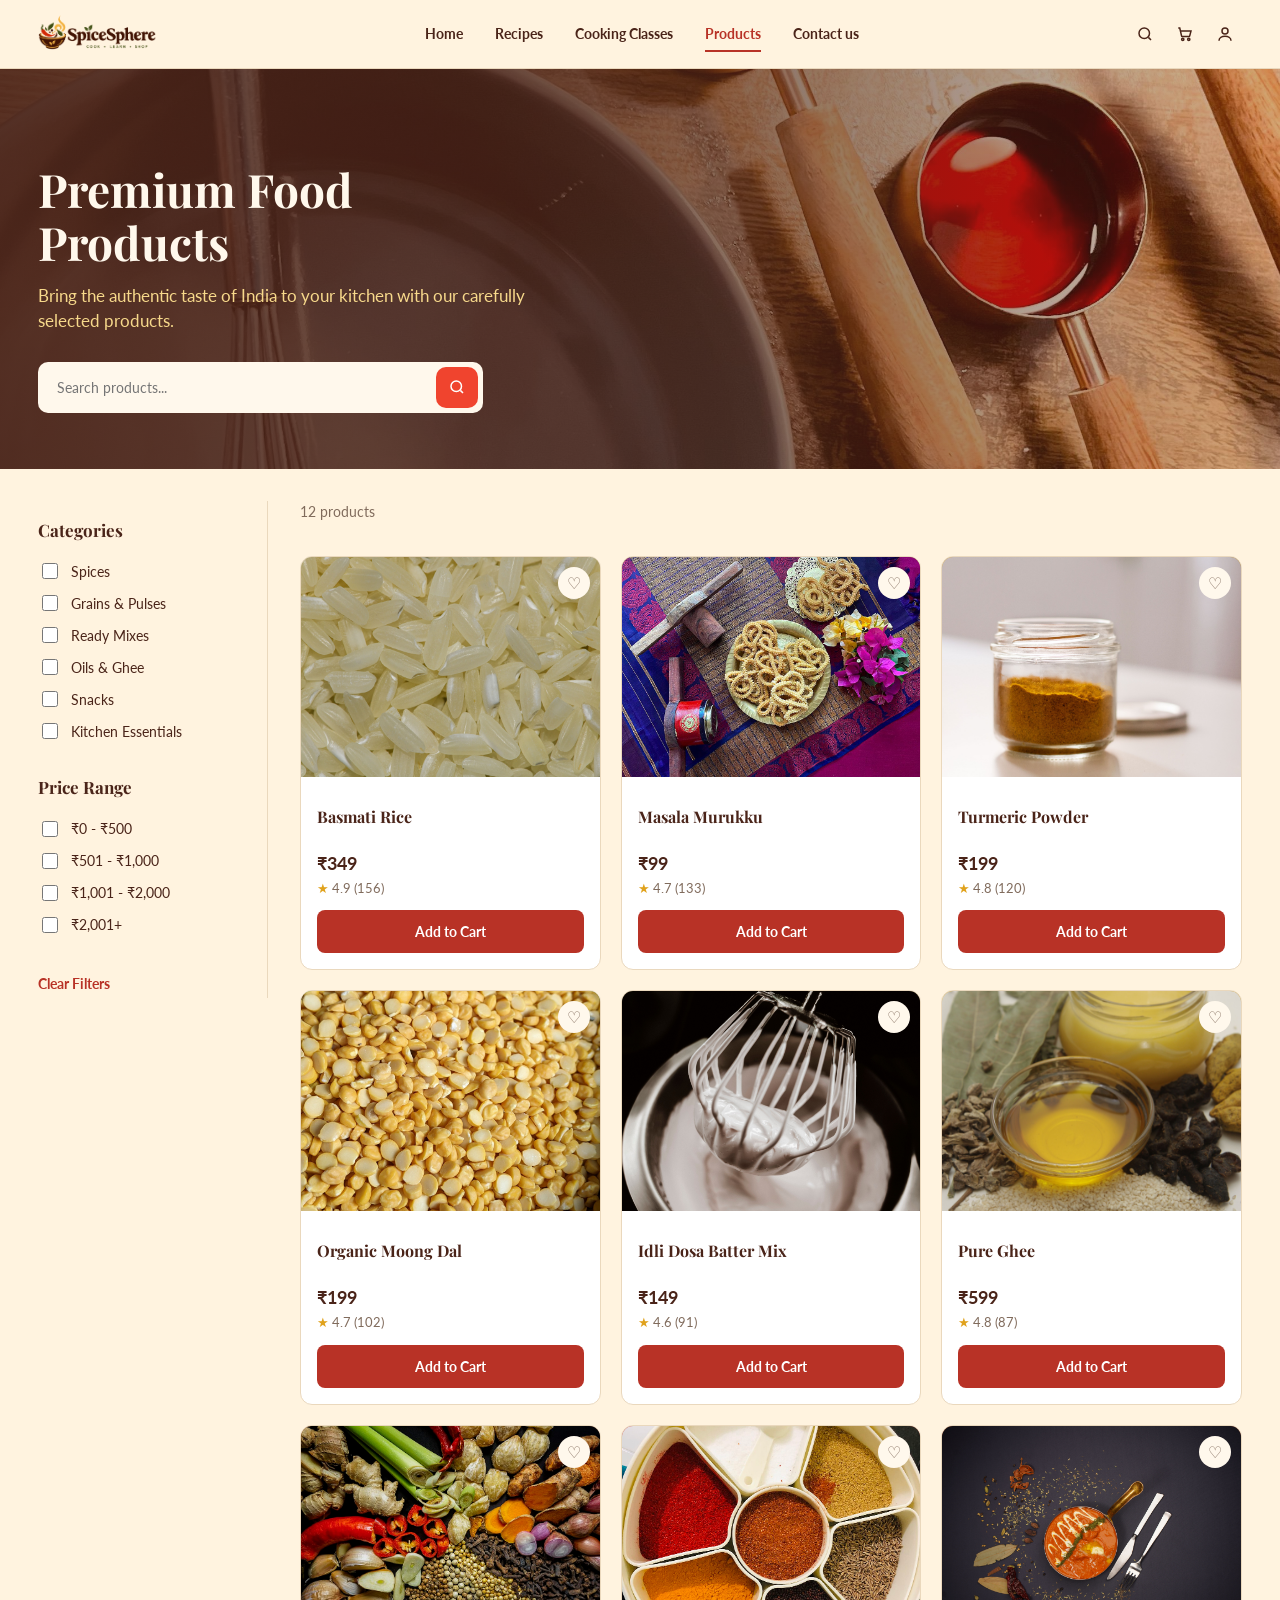
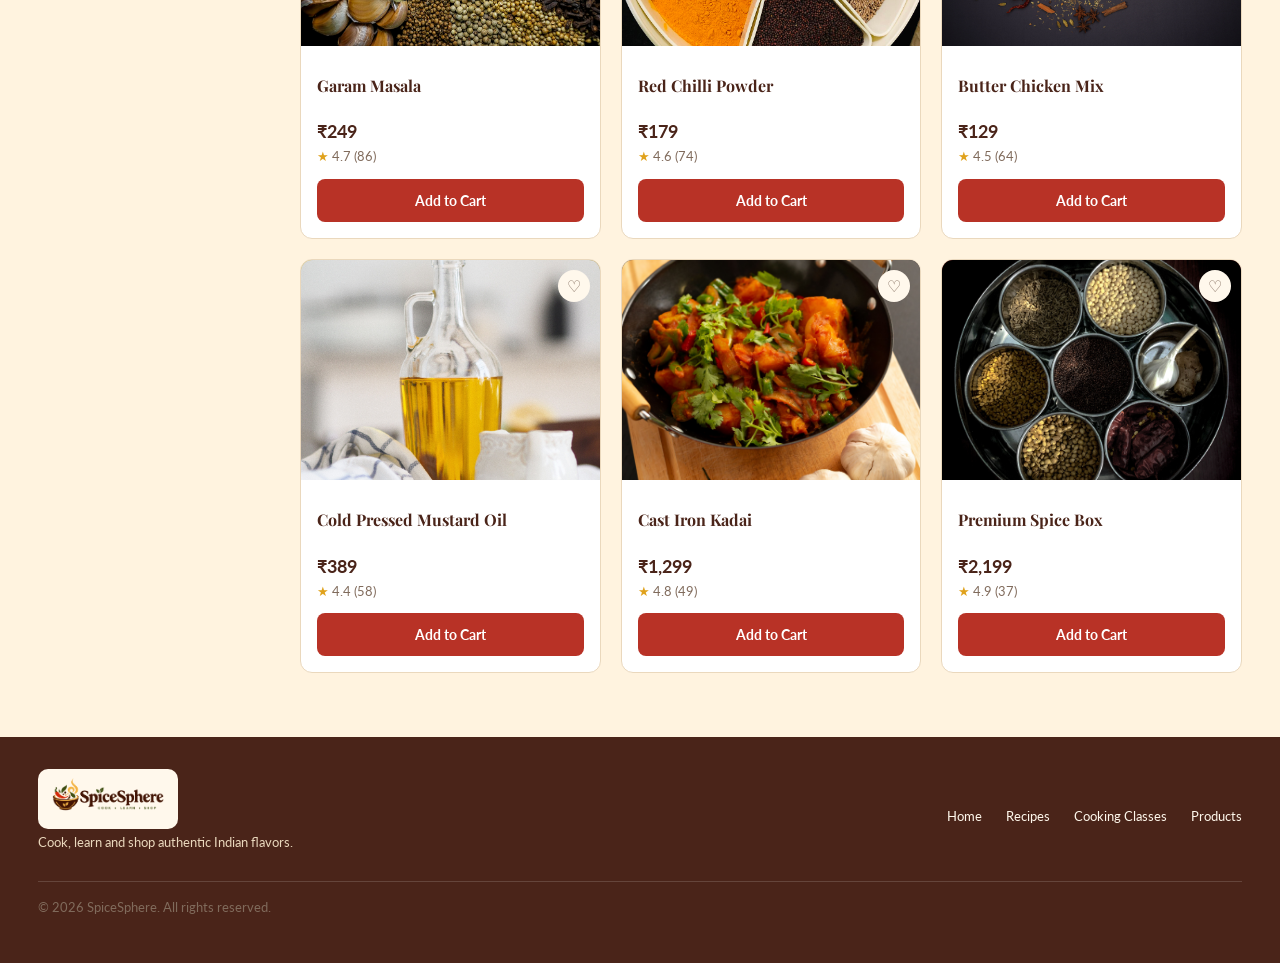
<file: SpiceSphere-Products/product.html>
<!DOCTYPE html>
<html lang="en">
<head>
  <meta charset="UTF-8">
  <meta name="viewport" content="width=device-width, initial-scale=1">
  <title>Premium Food Products | SpiceSphere</title>
  <link rel="preconnect" href="https://fonts.googleapis.com">
  <link rel="preconnect" href="https://fonts.gstatic.com" crossorigin>
  <link href="https://fonts.googleapis.com/css2?family=Lato:wght@400;700;900&family=Playfair+Display:wght@400;600;700&display=swap" rel="stylesheet">
  <link rel="stylesheet" href="product.css">
</head>
<body>

  <!-- NAVBAR -->
  <header class="navbar">
    <a href="../index.html" class="logo"><img src="products%20images/9919.png" alt="SpiceSphere - Cook, Learn, Shop"></a>

    <button class="menu-toggle" id="menuToggle" aria-label="Toggle menu" aria-expanded="false">☰</button>

    <nav class="nav-links" id="navLinks">
      <a href="../index.html">Home</a>
      <a href="#">Recipes</a>
      <a href="../online.html">Cooking Classes</a>
      <a href="product.html" class="active">Products</a>
      <a href="#">Contact us</a>
    </nav>

    <div class="nav-icons">
      <button aria-label="Search"><svg viewBox="0 0 24 24" width="18" height="18" fill="none" stroke="currentColor" stroke-width="2"><circle cx="11" cy="11" r="7"/><path d="m20 20-3.5-3.5"/></svg></button>
      <button aria-label="Cart" class="cart-btn">
        <svg viewBox="0 0 24 24" width="18" height="18" fill="none" stroke="currentColor" stroke-width="2"><path d="M3 4h2l2.4 10.5a1 1 0 0 0 1 .8h8.9a1 1 0 0 0 1-.8L20 8H6"/><circle cx="9" cy="19" r="1.5"/><circle cx="17" cy="19" r="1.5"/></svg>
        <span class="cart-count" id="cartCount" hidden>0</span>
      </button>
      <button aria-label="Account"><svg viewBox="0 0 24 24" width="18" height="18" fill="none" stroke="currentColor" stroke-width="2"><circle cx="12" cy="8" r="4"/><path d="M4 21c0-4 4-6 8-6s8 2 8 6"/></svg></button>
    </div>
  </header>

  <main>
    <!-- HERO -->
    <section class="hero" aria-labelledby="heroTitle">
      <div class="hero-text">
        <h1 id="heroTitle">Premium Food Products</h1>
        <p>Bring the authentic taste of India to your kitchen with our carefully selected products.</p>
        <form class="search" id="searchForm" role="search">
          <input type="search" id="searchInput" placeholder="Search products..." aria-label="Search products">
          <button type="submit" aria-label="Search">
            <svg viewBox="0 0 24 24" width="18" height="18" fill="none" stroke="currentColor" stroke-width="2"><circle cx="11" cy="11" r="7"/><path d="m20 20-3.5-3.5"/></svg>
          </button>
        </form>
      </div>
    </section>

    <!-- SHOP LAYOUT -->
    <section class="shop">
      <button class="filter-toggle" id="filterToggle" aria-expanded="false">Filters</button>

      <!-- Sidebar -->
      <aside class="sidebar" id="sidebar">
        <div class="filter-group">
          <h3>Categories</h3>
          <div id="categoryList"></div>
        </div>

        <div class="filter-group">
          <h3>Price Range</h3>
          <div id="priceList"></div>
        </div>

        <button type="button" class="clear-btn" id="clearBtn">Clear Filters</button>
      </aside>

      <!-- Products -->
      <div class="products">
        <div class="toolbar">
          <p class="result-count" id="resultCount"></p>
        </div>

        <div class="product-grid" id="productGrid"></div>
        <p class="empty" id="emptyMsg" hidden>No products match your filters. Try clearing them.</p>
      </div>
    </section>
  </main>

  <!-- FOOTER -->
  <footer class="footer">
    <div class="footer-brand">
      <a href="../index.html" class="logo logo-footer"><img src="products%20images/9919.png" alt="SpiceSphere"></a>
      <p>Cook, learn and shop authentic Indian flavors.</p>
    </div>
    <nav class="footer-links" aria-label="Footer">
      <a href="../index.html">Home</a>
      <a href="#">Recipes</a>
      <a href="../online.html">Cooking Classes</a>
      <a href="product.html">Products</a>
    </nav>
    <p class="copy">© 2026 SpiceSphere. All rights reserved.</p>
  </footer>

  <div class="toast" id="toast" role="status" aria-live="polite"></div>

  <script src="product.js"></script>
</body>
</html>
</file>
<file: SpiceSphere-Products/product.css>
* { box-sizing: border-box; }
body {
    margin: 0;
    background: #fff3df;
    color: #4a2419;
    font-family: "Lato", sans-serif;
    line-height: 1.5;
}
h1, h2, h3 { font-family: "Playfair Display", serif; }
p { margin-top: 0; }

a { color: inherit;
     text-decoration: none; }
button, input, select { font: inherit; }

button { border: 0;
     border-radius: 8px;
      cursor: pointer; }

button:focus, a:focus, input:focus, select:focus {
    outline: 2px solid #f7d98b;
    outline-offset: 2px;
}

/* Navigation */
.navbar {
    position: sticky;
    top: 0;
    z-index: 10;
    display: flex;
    align-items: center;
    justify-content: space-between;
    gap: 24px;
    padding: 14px 3%;
    background: #fff3df;
    border-bottom: 1px solid #ead8bd;
}
.navbar .logo { flex: none; }
.navbar .logo img { display: block;
     width: auto;
      height: 40px; }
.nav-links { display: flex;
     gap: 32px;
      font-size: 14px;
       font-weight: 700; }
.nav-links a { padding: 6px 0;
     border-bottom: 2px solid transparent; }
.nav-links a:hover, .nav-links a.active { color: #b83226; }
.nav-links a.active { border-color: #b83226; }
.nav-icons { display: flex;
     gap: 6px; }
.nav-icons button, .menu-toggle {
    display: grid;
    padding: 8px;
    place-items: center;
    background: none;
    color: #4a2419;
    border-radius: 50%;
}
.nav-icons button:hover, .menu-toggle:hover { background: #ead8bd; }
.menu-toggle { display: none;
     font-size: 22px; }
.cart-btn { position: relative; }
.cart-count {
    position: absolute;
    top: 0;
    right: 0;
    min-width: 18px;
    height: 18px;
    padding: 0 5px;
    background: #b83226;
    color: #fff;
    border-radius: 9px;
    font-size: 11px;
    font-weight: 700;
    line-height: 18px;
    text-align: center;
}
.cart-count[hidden] { display: none; }
.logo-footer { display: inline-block;
     padding: 8px 14px;
      background: #fff8ec;
       border-radius: 10px; }

.logo-footer img { height: 38px; }

/* Hero and search */
.hero {
    display: flex;
    min-height: 300px;
    align-items: center;
    padding: 56px 3%;
    overflow: hidden;
    background-image: linear-gradient(90deg, rgba(74, 36, 25, .92), rgba(74, 36, 25, .76) 45%, rgba(74, 36, 25, .24)), url("products%20images/pexels-lucia-photography-in-progress-cano-318039738-33613200.jpg");
    background-position: center, center 55%;
    background-size: cover;
    color: #fff8ec;
}
.hero-text { max-width: 42%; }
.hero h1 { margin-bottom: 14px;
     font-size: 46px;
      line-height: 1.15; }
.hero p { margin-bottom: 28px;
     color: #f7d98b;
      font-size: 17px; }
.search { display: flex;
     max-width: 88%;
      padding: 5px;
       background: #fff8ec;
        border-radius: 10px; }
.search input {
    flex: 1;
    min-width: 0;
    padding: 10px 14px;
    border: 0;
    outline: 0;
    background: transparent;
    color: #4a2419;
    font-family: inherit;
    font-size: 14px;
}
.search button { display: grid;
     width: 42px;
      place-items: center;
       background: #f0442e;
        color: #fff;
         border-radius: 10px; }
.search button:hover { background: #b83226; }

/* Product area */
.shop { display: grid;
     grid-template-columns: 230px 1fr;
      gap: 32px;
       align-items: start;
        padding: 32px 3% 64px; }
.filter-toggle { display: none; }
.sidebar { position: sticky;
     top: 90px;
      padding-right: 24px;
       border-right: 1px solid #ead8bd; }
.filter-group { margin-bottom: 28px; }
.filter-group h3 { margin-bottom: 12px;
     font-size: 17px; }
.check { display: flex;
     align-items: center;
      gap: 10px;
       padding: 5px 0;
        font-size: 14px;
         cursor: pointer; }
.check input { width: 16px;
     height: 16px;
      accent-color: #b83226;
       cursor: pointer; }
.check:hover span { color: #b83226; }
.clear-btn { padding: 4px 0;
     background: none;
      color: #b83226;
       font-size: 14px;
        font-weight: 700; }
.clear-btn:hover { background: none;
     text-decoration: underline; }
.toolbar { display: flex;
     justify-content: space-between;
      margin-bottom: 20px;
       font-size: 14px; }
.result-count { color: #806b5c; }
.product-grid { display: grid;
     grid-template-columns: repeat(3, 1fr); gap: 20px; }
.product-card {
    display: flex;
    flex-direction: column;
    overflow: hidden;
    background: #fff;
    border: 1px solid #ead8bd;
    border-radius: 12px;
    transition: box-shadow .2s;
}
.product-card:hover { box-shadow: 0 8px 22px rgba(74, 36, 25, .15); }
.product-img { position: relative;
     height: 220px; }
.product-img img { position: absolute;
     top: 0;
      left: 0;
       width: 100%;
        height: 100%;
         object-fit: cover; }
.wish {
    position: absolute;
    top: 10px;
    right: 10px;
    z-index: 2;
    display: grid;
    width: 32px;
    height: 32px;
    padding: 0;
    place-items: center;
    background: #fff8ec;
    color: #806b5c;
    border-radius: 50%;
    font-size: 16px;
}
.wish:hover, .wish.active { color: #b83226; }
.product-body { display: flex;
     flex: 1;
      flex-direction: column;
       padding: 14px 16px 16px; }
.product-body h3 { font-size: 16px;
     line-height: 1.3; }
.price { margin: 6px 0 2px;
     font-size: 18px;
      font-weight: 700; }
.rating { margin-bottom: 12px;
     color: #806b5c;
      font-size: 13px; }
.rating .star { color: #e0a21c; }
.add-btn { margin-top: auto;
     padding: 11px;
      background: #b83226;
       color: #fff;
        font-size: 14px;
         font-weight: 700; }
.add-btn:hover { background: #4a2419; }
.add-btn.added { background: #2f6b3a; }
.empty { padding: 48px 0;
     color: #806b5c;
      text-align: center; }

/* Footer and message */
.footer {
    display: flex;
    flex-wrap: wrap;
    align-items: center;
    justify-content: space-between;
    gap: 16px 40px;
    padding: 32px 3%;
    background: #4a2419;
    color: #ead8bd;
    font-size: 13px;
}
.footer a { color: #fff8ec; }
.footer-brand p { margin-top: 4px; }
.footer-links { display: flex;
     gap: 24px; }
.footer-links a:hover { color: #f7d98b; }
.copy { width: 100%;
     padding-top: 16px;
      border-top: 1px solid rgba(255, 255, 255, .15);
       color: #806b5c; }
.toast {
    position: fixed;
    bottom: 24px;
    left: 50%;
    padding: 12px 20px;
    transform: translate(-50%, 20px);
    background: #4a2419;
    color: #fff8ec;
    border-radius: 10px;
    font-size: 14px;
    opacity: 0;
    pointer-events: none;
    transition: opacity .25s, transform .25s;
}
.toast.show { transform: translate(-50%, 0);
     opacity: 1; }

/* Smaller screens */
@media (max-width: 1024px) {
    .product-grid { grid-template-columns: repeat(2, 1fr); }
}
@media (max-width: 760px) {
    .navbar { flex-wrap: wrap;
         padding: 12px 5%; }
    .navbar .logo img { height: 36px; }
    .menu-toggle { display: grid;
         order: 2;
          margin-left: auto; }
    .nav-icons { order: 3; }
    .nav-links { display: none;
         flex-direction: column;
          order: 4;
           gap: 4px;
            width: 100%;
             padding-top: 8px; }
    .nav-links.open { display: flex; }
    .hero { min-height: 260px;
         padding: 40px 5%; }
    .hero-text, .search { max-width: 100%; }
    .hero h1 { font-size: 38px; }
    .shop { grid-template-columns: 1fr;
         gap: 16px;
          padding: 20px 5% 48px; }
    .filter-toggle { display: block;
         justify-self: start;
          padding: 10px 18px;
           font-size: 14px;
            font-weight: 700; }
    .sidebar { position: static;
         display: none;
          padding: 16px;
           background: #fff8ec;
            border: 1px solid #ead8bd;
             border-radius: 10px; }
    .sidebar.open { display: block; }
    .footer { padding: 28px 5%; }
}
@media (max-width: 480px) {
    .hero h1 { font-size: 32px; }
    .product-grid { grid-template-columns: 1fr; }
    .toolbar { flex-direction: column; gap: 10px; }
}
@media (prefers-reduced-motion: reduce) {
    * { transition: none; }
}
</file>
